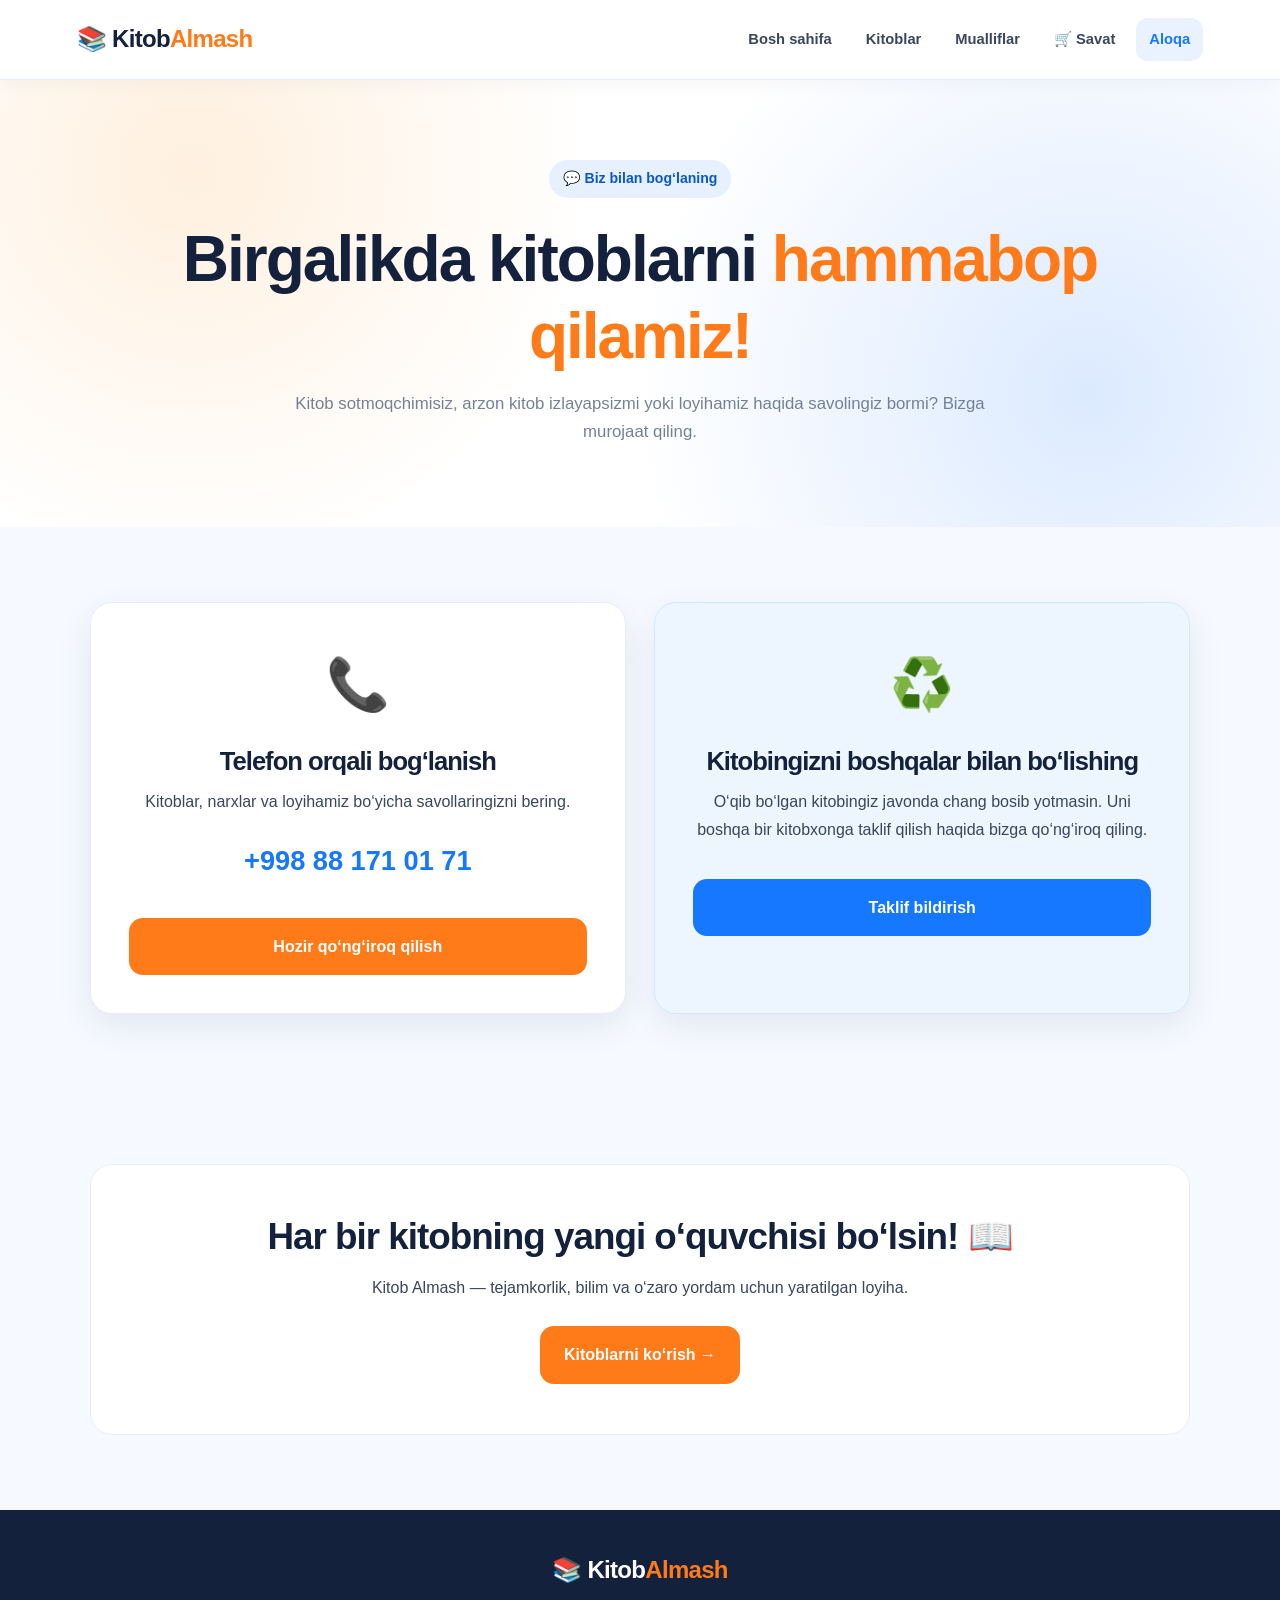
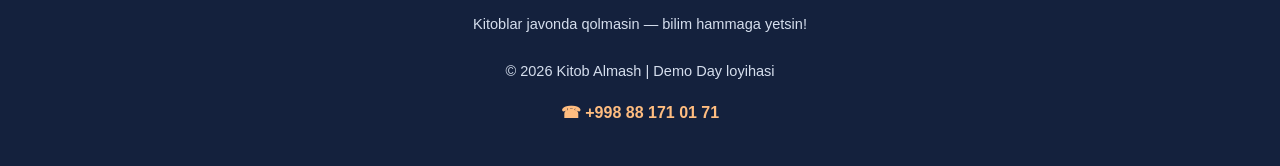
<file: aloqa.html>
<!DOCTYPE html>
<html lang="uz">
<head>
    <meta charset="UTF-8">
    <meta name="viewport" content="width=device-width, initial-scale=1.0">
    <title>Aloqa — Kitob Almash</title>
    <link rel="stylesheet" href="style.css">
</head>
<body>

<header class="header">
    <a href="index.html" class="logo">📚 Kitob<span>Almash</span></a>
    <nav class="menu">
        <a href="index.html">Bosh sahifa</a>
        <a href="kitoblar.html">Kitoblar</a>
        <a href="mualliflar.html">Mualliflar</a>
        <a href="savat.html">🛒 Savat</a>
        <a href="aloqa.html" class="active">Aloqa</a>
    </nav>
</header>

<main>
    <section class="page-banner">
        <span class="tag">💬 Biz bilan bog‘laning</span>
        <h1>Birgalikda kitoblarni <span>hammabop qilamiz!</span></h1>
        <p>Kitob sotmoqchimisiz, arzon kitob izlayapsizmi yoki
           loyihamiz haqida savolingiz bormi? Bizga murojaat qiling.</p>
    </section>

    <section class="section contact-layout">
        <div class="contact-card">
            <div class="contact-icon">📞</div>
            <h2>Telefon orqali bog‘lanish</h2>
            <p>Kitoblar, narxlar va loyihamiz bo‘yicha savollaringizni bering.</p>
            <a href="tel:+998881710171" class="phone-number">+998 88 171 01 71</a>
            <a href="tel:+998881710171" class="btn btn-orange full-btn">Hozir qo‘ng‘iroq qilish</a>
        </div>

        <div class="contact-card contact-blue">
            <div class="contact-icon">♻️</div>
            <h2>Kitobingizni boshqalar bilan bo‘lishing</h2>
            <p>
                O‘qib bo‘lgan kitobingiz javonda chang bosib yotmasin.
                Uni boshqa bir kitobxonga taklif qilish haqida bizga qo‘ng‘iroq qiling.
            </p>
            <a href="tel:+998881710171" class="btn btn-blue full-btn">Taklif bildirish</a>
        </div>
    </section>

    <section class="section">
        <div class="contact-banner">
            <h2>Har bir kitobning yangi o‘quvchisi bo‘lsin! 📖</h2>
            <p>Kitob Almash — tejamkorlik, bilim va o‘zaro yordam uchun yaratilgan loyiha.</p>
            <a href="kitoblar.html" class="btn btn-orange">Kitoblarni ko‘rish →</a>
        </div>
    </section>
</main>

<footer class="footer">
    <a href="index.html" class="logo">📚 Kitob<span>Almash</span></a>
    <p>Kitoblar javonda qolmasin — bilim hammaga yetsin!</p>
    <p>© 2026 Kitob Almash | Demo Day loyihasi</p>
    <a href="tel:+998881710171">☎ +998 88 171 01 71</a>
</footer>

</body>
</html>
</file>
<file: style.css>
/* =====================================
   KITOB ALMASH — UMUMIY DIZAYN
   Faqat CSS, JavaScript yo'q!
===================================== */

:root {
    --orange: #ff7a18;
    --orange-dark: #ed6400;
    --blue: #1677ff;
    --blue-dark: #0958c9;
    --navy: #14213d;
    --text: #39465c;
    --muted: #748096;
    --white: #ffffff;
    --background: #f6f9ff;
    --border: #e7edf6;
    --radius: 22px;
    --shadow: 0 12px 35px rgba(25, 55, 100, 0.09);
}

* {
    margin: 0;
    padding: 0;
    box-sizing: border-box;
}

html {
    scroll-behavior: smooth;
    scroll-padding-top: 100px;
}

body {
    font-family: "Segoe UI", Arial, sans-serif;
    color: var(--text);
    background: var(--background);
    line-height: 1.7;
    overflow-x: hidden;
    animation: pageAppear 0.7s ease both;
}

a {
    color: inherit;
    text-decoration: none;
    transition: color 0.25s ease,
                background 0.25s ease,
                transform 0.25s ease,
                box-shadow 0.25s ease;
}

img {
    display: block;
    width: 100%;
    object-fit: cover;
}

h1, h2, h3 {
    color: var(--navy);
    line-height: 1.2;
}

h1 {
    font-size: clamp(2.4rem, 5vw, 4.5rem);
    letter-spacing: -2px;
}

h2 {
    font-size: clamp(1.8rem, 3.5vw, 2.7rem);
    letter-spacing: -1px;
}

p {
    margin-top: 12px;
}

/* HEADER VA MENYU */

.header {
    position: sticky;
    top: 0;
    z-index: 100;
    display: flex;
    align-items: center;
    justify-content: space-between;
    gap: 24px;
    padding: 18px 6%;
    background: rgba(255, 255, 255, 0.96);
    border-bottom: 1px solid var(--border);
    box-shadow: 0 4px 20px rgba(20, 33, 61, 0.04);
    backdrop-filter: blur(12px);
}

.logo {
    flex-shrink: 0;
    color: var(--navy);
    font-size: 1.5rem;
    font-weight: 900;
    letter-spacing: -0.7px;
}

.logo span {
    color: var(--orange);
}

.menu {
    display: flex;
    flex-wrap: wrap;
    align-items: center;
    justify-content: flex-end;
    gap: 8px;
}

.menu a {
    padding: 9px 13px;
    color: var(--text);
    font-size: 0.92rem;
    font-weight: 650;
    border-radius: 12px;
}

.menu a:hover,
.menu a.active {
    color: var(--blue);
    background: #eaf2ff;
}

.menu a:hover {
    transform: translateY(-2px);
}

/* TUGMALAR */

.btn {
    display: inline-flex;
    align-items: center;
    justify-content: center;
    gap: 8px;
    padding: 13px 22px;
    border: 2px solid transparent;
    border-radius: 14px;
    font-weight: 750;
    text-align: center;
    cursor: pointer;
    transition: all 0.25s ease;
}

.btn:hover {
    transform: translateY(-4px);
    box-shadow: 0 10px 22px rgba(20, 33, 61, 0.14);
}

.btn:active {
    transform: scale(0.97);
}

.btn-orange {
    color: white;
    background: var(--orange);
}

.btn-orange:hover {
    background: var(--orange-dark);
}

.btn-blue {
    color: white;
    background: var(--blue);
}

.btn-blue:hover {
    background: var(--blue-dark);
}

.btn-light {
    color: var(--navy);
    background: white;
}

.btn-light:hover {
    color: var(--blue);
    background: #eef4ff;
}

.full-btn {
    width: 100%;
    margin-top: 14px;
}

/* BOSH SAHIFA HERO */

.hero {
    display: grid;
    grid-template-columns: 1.05fr 0.95fr;
    align-items: center;
    gap: 55px;
    max-width: 1440px;
    min-height: 590px;
    margin: auto;
    padding: 75px 7%;
    background:
        radial-gradient(circle at 10% 20%, #fff0df 0, transparent 36%),
        radial-gradient(circle at 90% 85%, #dceaff 0, transparent 38%);
}

.hero-text {
    animation: slideInLeft 0.9s ease both;
}

.hero h1 {
    margin: 24px 0;
}

.hero h1 span,
.page-banner h1 span {
    color: var(--orange);
}

.hero-text > p {
    max-width: 590px;
    font-size: 1.08rem;
    line-height: 1.9;
}

.tag {
    display: inline-block;
    padding: 7px 14px;
    color: var(--blue-dark);
    background: #e6f0ff;
    border-radius: 100px;
    font-size: 0.88rem;
    font-weight: 800;
}

.hero-buttons {
    display: flex;
    flex-wrap: wrap;
    gap: 13px;
    margin-top: 28px;
}

.hero-image {
    position: relative;
    animation: slideInRight 1s ease both;
}

.hero-image img {
    height: 390px;
    border: 9px solid white;
    border-radius: 30px;
    box-shadow: 0 24px 55px rgba(24, 61, 120, 0.16);
    animation: floatImage 5s ease-in-out infinite;
}

.image-note {
    position: absolute;
    right: -15px;
    bottom: 25px;
    padding: 14px 20px;
    color: var(--navy);
    background: white;
    border-radius: 14px;
    box-shadow: var(--shadow);
    font-weight: 800;
    animation: fadeUp 1.2s ease both;
}

.stats {
    display: flex;
    flex-wrap: wrap;
    gap: 20px;
    margin-top: 34px;
}

.stats div {
    display: flex;
    flex-direction: column;
    gap: 4px;
}

.stats strong {
    font-size: 1.5rem;
}

.stats span {
    color: var(--muted);
    font-size: 0.83rem;
    font-weight: 650;
}

/* UMUMIY SECTION */

.section {
    max-width: 1440px;
    margin: auto;
    padding: 75px 7%;
}

.section-heading {
    max-width: 750px;
    margin: 0 auto 42px;
    text-align: center;
}

.section-heading h2 {
    margin-top: 17px;
}

.section-heading h2 span {
    color: var(--blue);
}

.section-heading p {
    color: var(--muted);
}

.problem-section {
    background: white;
}

.cards {
    display: grid;
    grid-template-columns: repeat(3, minmax(0, 1fr));
    gap: 23px;
}

.card {
    padding: 30px;
    border: 1px solid var(--border);
    border-radius: var(--radius);
    transition: transform 0.3s ease, box-shadow 0.3s ease;
}

.card:hover {
    transform: translateY(-8px);
    box-shadow: var(--shadow);
}

.problem-card {
    background: #fff6f0;
    border-color: #ffe1ce;
}

.solution-card {
    background: #edf5ff;
    border-color: #d5e6ff;
}

.benefit-card {
    background: #f0fff5;
    border-color: #d0f5dc;
}

.card-icon {
    margin-bottom: 18px;
    font-size: 2.5rem;
}

.card h3 {
    font-size: 1.4rem;
}

.card p {
    font-size: 0.96rem;
}

/* KITOBLAR */

.book-grid {
    display: grid;
    grid-template-columns: repeat(3, minmax(0, 1fr));
    gap: 26px;
}

.book-card {
    overflow: hidden;
    background: white;
    border: 1px solid var(--border);
    border-radius: var(--radius);
    box-shadow: 0 5px 18px rgba(25, 55, 100, 0.04);
    transition: transform 0.3s ease, box-shadow 0.3s ease;
    animation: fadeUp 0.7s ease both;
}

.book-card:hover {
    transform: translateY(-7px);
    box-shadow: var(--shadow);
}

.book-card > img {
    height: 225px;
    background: #eaf2ff;
    transition: transform 0.4s ease;
}

.book-card:hover > img {
    transform: scale(1.035);
}

.book-info {
    padding: 23px;
}

.category {
    display: inline-block;
    margin-bottom: 10px;
    padding: 4px 10px;
    color: var(--blue-dark);
    background: #eaf2ff;
    border-radius: 8px;
    font-size: 0.78rem;
    font-weight: 750;
}

.book-info h3 {
    margin-bottom: 5px;
    font-size: 1.35rem;
}

.book-info p {
    color: var(--muted);
    font-size: 0.92rem;
}

.price-row {
    display: flex;
    flex-wrap: wrap;
    align-items: center;
    gap: 10px;
    margin-top: 18px;
}

.price-row strong {
    color: var(--orange-dark);
    font-size: 1.2rem;
}

.old-price {
    color: #9aa3b2;
    font-size: 0.9rem;
    text-decoration: line-through;
}

.center {
    margin-top: 38px;
    text-align: center;
}

/* SAHIFA SARLAVHASI */

.page-banner {
    padding: 80px 7%;
    text-align: center;
    background:
        radial-gradient(circle at 15% 20%, #fff0df 0, transparent 35%),
        radial-gradient(circle at 85% 70%, #dceaff 0, transparent 40%),
        white;
}

.page-banner h1 {
    max-width: 1000px;
    margin: 23px auto 15px;
}

.page-banner p {
    max-width: 720px;
    margin: 0 auto;
    color: var(--muted);
    font-size: 1.05rem;
}

/* OGOHLANTIRISH */

.notice {
    margin-bottom: 30px;
    padding: 20px 24px;
    background: #fff5e9;
    border: 1px solid #ffdfbc;
    border-radius: 16px;
    line-height: 1.8;
}

/* MUALLIFLAR */

.author-grid {
    display: grid;
    grid-template-columns: repeat(2, minmax(0, 1fr));
    gap: 26px;
}

.author-card {
    display: grid;
    grid-template-columns: 180px minmax(0, 1fr);
    align-items: stretch;
    overflow: hidden;
    background: white;
    border: 1px solid var(--border);
    border-radius: var(--radius);
    box-shadow: 0 5px 18px rgba(25, 55, 100, 0.04);
    transition: transform 0.3s ease, box-shadow 0.3s ease;
    animation: fadeUp 0.7s ease both;
}

.author-card:hover {
    transform: translateY(-5px);
    box-shadow: var(--shadow);
}

.author-card > img {
    height: 100%;
    min-height: 250px;
}

.author-info {
    padding: 23px;
}

.author-info h2 {
    margin: 5px 0 12px;
    font-size: 1.35rem;
    letter-spacing: -0.4px;
}

.author-info p {
    margin-bottom: 18px;
    font-size: 0.91rem;
}

.text-link {
    display: inline-block;
    color: var(--blue);
    font-weight: 800;
}

.text-link:hover {
    color: var(--orange-dark);
    transform: translateX(4px);
}

/* SAVAT */

.cart-layout {
    display: grid;
    grid-template-columns: minmax(0, 1.6fr) minmax(270px, 0.9fr);
    align-items: start;
    gap: 30px;
}

.cart-items,
.cart-summary {
    padding: 28px;
    background: white;
    border: 1px solid var(--border);
    border-radius: var(--radius);
    box-shadow: var(--shadow);
}

.cart-items > h2,
.cart-summary > h2 {
    margin-bottom: 25px;
    font-size: 1.6rem;
}

.cart-item {
    display: flex;
    align-items: center;
    gap: 20px;
    padding: 20px 0;
    border-bottom: 1px solid var(--border);
}

.cart-item img {
    flex-shrink: 0;
    width: 125px;
    height: 135px;
    border-radius: 14px;
}

.cart-details h3 {
    font-size: 1.2rem;
}

.cart-details p {
    margin: 6px 0;
    font-size: 0.88rem;
}

.cart-details strong {
    display: block;
    margin-top: 5px;
    color: var(--orange-dark);
}

.cart-summary {
    background: #f1f6ff;
    border-color: #d9e7ff;
}

.summary-row {
    display: flex;
    justify-content: space-between;
    gap: 12px;
    padding: 13px 0;
    border-bottom: 1px solid #dce6f5;
    font-size: 0.92rem;
}

.summary-row strong {
    flex-shrink: 0;
}

.summary-row.total {
    margin-top: 8px;
    padding-top: 20px;
    color: var(--navy);
    font-size: 1.05rem;
    font-weight: 800;
}

.summary-row.total strong {
    color: var(--orange-dark);
}

.small-text {
    margin-top: 18px;
    color: var(--muted);
    font-size: 0.83rem;
}

/* ALOQA */

.contact-layout {
    display: grid;
    grid-template-columns: repeat(2, minmax(0, 1fr));
    gap: 28px;
}

.contact-card {
    padding: 38px;
    background: white;
    border: 1px solid var(--border);
    border-radius: var(--radius);
    box-shadow: var(--shadow);
    text-align: center;
    transition: transform 0.3s ease;
}

.contact-card:hover {
    transform: translateY(-6px);
}

.contact-blue {
    background: #edf5ff;
    border-color: #d5e6ff;
}

.contact-icon {
    margin-bottom: 18px;
    font-size: 3.2rem;
}

.contact-card h2 {
    font-size: 1.6rem;
}

.contact-card p {
    margin-bottom: 22px;
}

.phone-number {
    display: block;
    margin: 20px 0;
    color: var(--blue);
    font-size: clamp(1.25rem, 2.5vw, 1.7rem);
    font-weight: 900;
}

.phone-number:hover {
    color: var(--orange-dark);
}

.contact-banner {
    padding: 50px 30px;
    background: white;
    border: 1px solid var(--border);
    border-radius: var(--radius);
    text-align: center;
}

.contact-banner h2 {
    font-size: clamp(1.6rem, 3vw, 2.3rem);
}

.contact-banner p {
    margin: 15px auto 25px;
}

/* CTA */

.cta {
    padding: 65px 7%;
    color: white;
    background: linear-gradient(120deg, #1267e8, #3999ff);
    text-align: center;
}

.cta h2 {
    color: white;
}

.cta p {
    margin: 15px 0 25px;
    color: #e8f2ff;
}

/* FOOTER */

.footer {
    display: flex;
    flex-direction: column;
    align-items: center;
    gap: 10px;
    padding: 40px 7%;
    background: #14213d;
    color: #d5deed;
    text-align: center;
}

.footer .logo {
    color: white;
}

.footer p {
    font-size: 0.91rem;
}

.footer > a:last-child {
    margin-top: 5px;
    color: #ffbd80;
    font-weight: 750;
}

.footer > a:last-child:hover {
    color: white;
}

/* ANIMATSIYALAR */

@keyframes pageAppear {
    from {
        opacity: 0;
    }
    to {
        opacity: 1;
    }
}

@keyframes fadeUp {
    from {
        opacity: 0;
        transform: translateY(22px);
    }
    to {
        opacity: 1;
        transform: translateY(0);
    }
}

@keyframes slideInLeft {
    from {
        opacity: 0;
        transform: translateX(-35px);
    }
    to {
        opacity: 1;
        transform: translateX(0);
    }
}

@keyframes slideInRight {
    from {
        opacity: 0;
        transform: translateX(35px);
    }
    to {
        opacity: 1;
        transform: translateX(0);
    }
}

@keyframes floatImage {
    0%, 100% {
        transform: translateY(0);
    }
    50% {
        transform: translateY(-9px);
    }
}

/* TABLET */

@media (max-width: 1050px) {
    .header {
        flex-direction: column;
        gap: 12px;
        padding: 16px 4%;
    }

    .menu {
        justify-content: center;
    }

    .hero {
        gap: 30px;
        padding: 60px 5%;
    }

    .hero-image img {
        height: 320px;
    }

    .cards,
    .book-grid {
        grid-template-columns: repeat(2, minmax(0, 1fr));
    }

    .author-grid {
        grid-template-columns: 1fr;
    }

    .section {
        padding: 60px 5%;
    }
}

/* TELEFON */

@media (max-width: 650px) {
    body {
        font-size: 15px;
    }

    .header {
        position: relative;
        padding: 15px 4%;
    }

    .logo {
        font-size: 1.35rem;
    }

    .menu {
        gap: 5px;
    }

    .menu a {
        padding: 8px 10px;
        font-size: 0.83rem;
    }

    .hero {
        grid-template-columns: 1fr;
        gap: 35px;
        padding: 45px 5%;
    }

    .hero h1 {
        font-size: clamp(2.4rem, 10vw, 3.5rem);
        letter-spacing: -1.5px;
    }

    .hero-text > p {
        font-size: 1rem;
    }

    .hero-image img {
        height: 260px;
        border-width: 5px;
        border-radius: 22px;
    }

    .image-note {
        right: 5px;
        bottom: 15px;
        padding: 10px 13px;
        font-size: 0.8rem;
    }

    .hero-buttons {
        flex-direction: column;
    }

    .hero-buttons .btn {
        width: 100%;
    }

    .stats {
        gap: 17px;
    }

    .stats div {
        min-width: 40%;
    }

    .section {
        padding: 48px 5%;
    }

    .section-heading {
        margin-bottom: 28px;
    }

    .cards,
    .book-grid,
    .author-grid,
    .contact-layout,
    .cart-layout {
        grid-template-columns: 1fr;
    }

    .card {
        padding: 25px;
    }

    .book-card > img {
        height: 230px;
    }

    .page-banner {
        padding: 55px 5%;
    }

    .page-banner h1 {
        font-size: 2.35rem;
        letter-spacing: -1px;
    }

    .author-card {
        grid-template-columns: 1fr;
    }

    .author-card > img {
        height: 220px;
        min-height: 0;
    }

    .cart-items,
    .cart-summary {
        padding: 22px;
    }

    .cart-item {
        align-items: flex-start;
        gap: 14px;
    }

    .cart-item img {
        width: 95px;
        height: 115px;
    }

    .cart-details h3 {
        font-size: 1.05rem;
    }

    .contact-card {
        padding: 28px 20px;
    }

    .cta {
        padding: 48px 5%;
    }

    .footer {
        padding: 35px 5%;
    }
}

/* HARAKATNI KAMAYTIRISH SOZLAMASI */

@media (prefers-reduced-motion: reduce) {
    *,
    *::before,
    *::after {
        scroll-behavior: auto !important;
        animation-duration: 0.01ms !important;
        animation-iteration-count: 1 !important;
        transition-duration: 0.01ms !important;
    }
}
</file>
